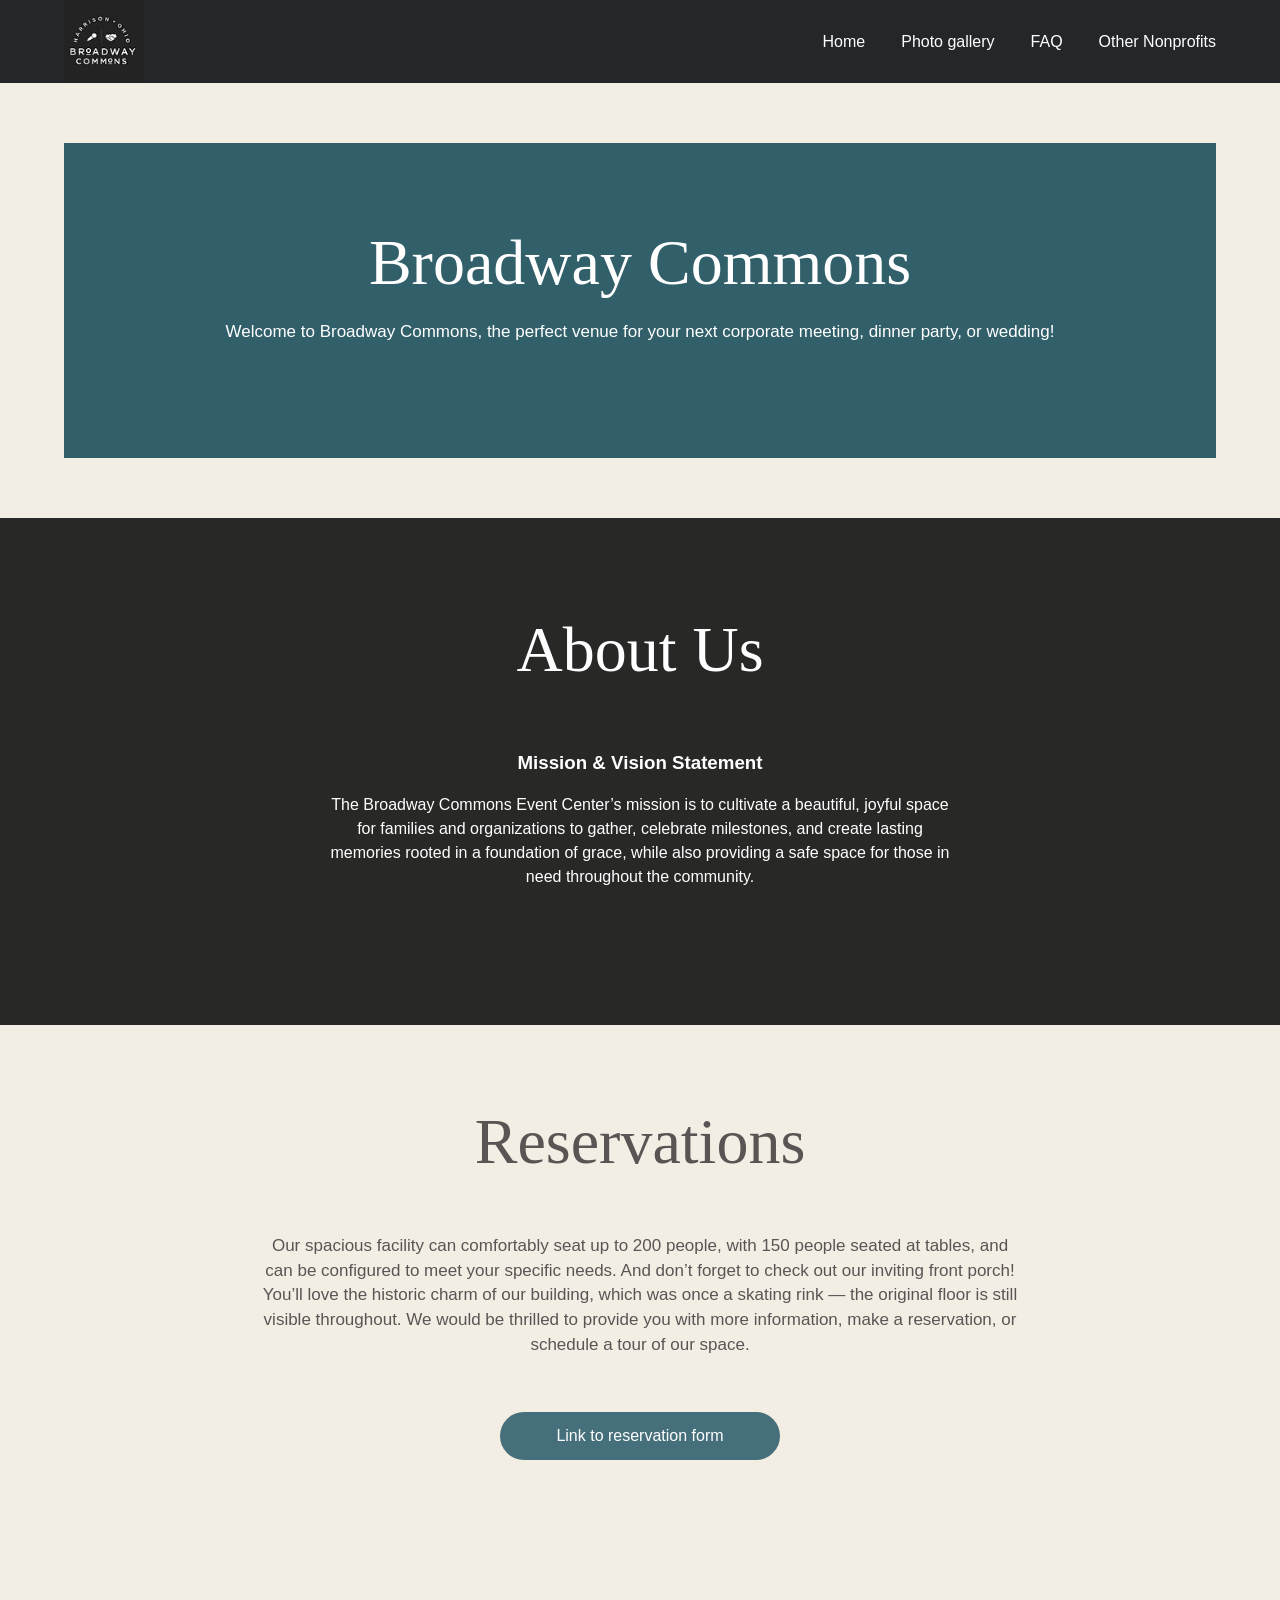
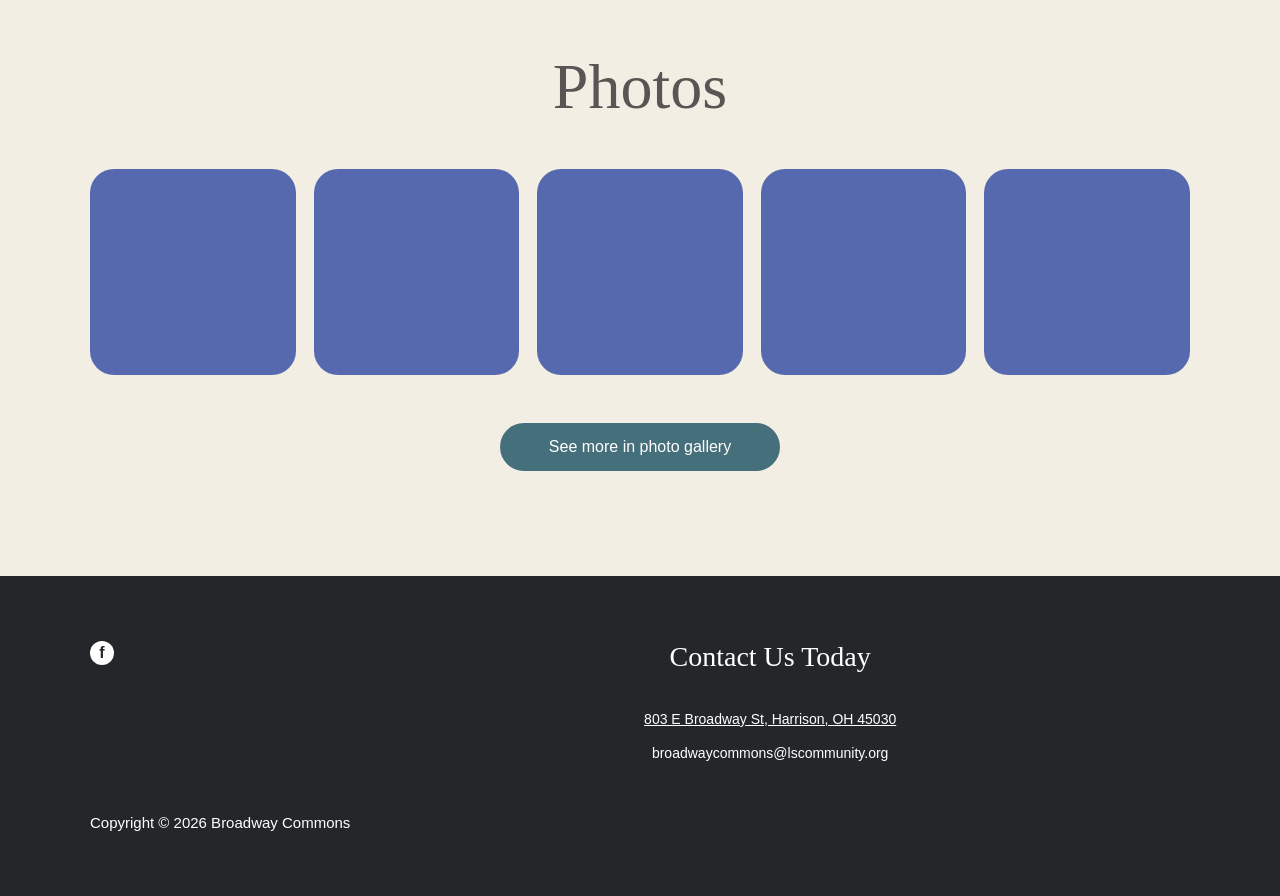
<file: index.html>
<!DOCTYPE html>
<html lang="en">
<head>
  <meta charset="UTF-8">
  <meta name="viewport" content="width=device-width, initial-scale=1.0">

  <title>Broadway Commons</title>

  <link rel="stylesheet" href="styles.css">
  <script src="script.js" defer></script>
</head>

<body>

  <header class="site-header">
    <div class="header-container">

      <a class="logo" href="index.html" aria-label="Return to the Broadway Commons homepage">
  <img
    src="images/broadway-commons-logo.jpg"
    alt="Broadway Commons"
  >
</a>

      <button
        class="mobile-menu-button"
        type="button"
        aria-expanded="false"
        aria-controls="main-navigation"
      >
        Menu
      </button>

      <nav id="main-navigation" class="main-navigation">
        <a href="index.html" class="active">Home</a>
        <a href="photo-gallery.html">Photo gallery</a>
        <a href="faq.html">FAQ</a>

        <div class="nav-dropdown">
          <button
            class="dropdown-button"
            type="button"
            aria-expanded="false"
          >
            Other Nonprofits
          </button>

          <div class="dropdown-menu">
            <a
              href="https://reachoutpregnancy.com/"
              target="_blank"
              rel="noopener noreferrer"
            >
              Reach Out
            </a>

            <a
              href="https://www.lscommunity.org/cr"
              target="_blank"
              rel="noopener noreferrer"
            >
              Celebrate Recovery
            </a>

            <a
              href="https://www.lscommunity.org/localimpact"
              target="_blank"
              rel="noopener noreferrer"
            >
              Food Pantry
            </a>
          </div>
        </div>
      </nav>

    </div>
  </header>

  <main>

    <section class="hero">
      <div class="hero-content">
        <h1>Broadway Commons</h1>

        <p>
          <p>
  Welcome to Broadway Commons, the perfect venue for your next
  corporate meeting, dinner party, or wedding!
</p>
        </p>
      </div>
    </section>

    <section class="about">
      <div class="section-container">
        <h2>About Us</h2>

       <div class="combined-statement">
  <article>
    <h3>Mission &amp; Vision Statement</h3>

    <p>
      The Broadway Commons Event Center’s mission is to cultivate
      a beautiful, joyful space for families and organizations to
      gather, celebrate milestones, and create lasting memories
      rooted in a foundation of grace, while also providing a safe
      space for those in need throughout the community.
    </p>
  </article>
         </div>
        </div>
      </div>
  </section>

    <section class="reservations">
      <div class="section-container">
        <h2>Reservations</h2>

        <p>
  Our spacious facility can comfortably seat up to 200 people,
  with 150 people seated at tables, and can be configured to meet
  your specific needs. And don’t forget to check out our inviting
  front porch! You’ll love the historic charm of our building,
  which was once a skating rink &mdash; the original floor is still
  visible throughout. We would be thrilled to provide you with more
  information, make a reservation, or schedule a tour of our space.
</p>

        <a class="page-button" href="https://lscommunity.churchcenter.com/people/forms/927843">
  Link to reservation form
</a>
      </div>
    </section>

    <section class="photos">
      <div class="section-container">

        <!-- This heading is centered. -->
        <h2>Photos</h2>

        <div class="photo-grid">
          <div class="photo-placeholder"></div>
          <div class="photo-placeholder"></div>
          <div class="photo-placeholder"></div>
          <div class="photo-placeholder"></div>
          <div class="photo-placeholder"></div>
        </div>

        <a class="page-button" href="photo-gallery.html">
          See more in photo gallery
        </a>
      </div>
    </section>

  </main>

  <footer class="site-footer">
    <div class="footer-container">

      <div class="footer-left">
        <a class="facebook-icon" href="https://www.facebook.com/broadwaycommonsharrison/" aria-label="Facebook">
          f
        </a>

        <p>Copyright © 2026 Broadway Commons</p>
      </div>

      <div class="footer-contact">
        <h2>Contact Us Today</h2>

        <address>
          <span><a href="https://www.google.com/maps/place/803+E+Broadway+St,+Harrison,+OH+45030/@39.2612509,-84.8124154,17z/data=!3m1!4b1!4m6!3m5!1s0x88402db15f5c98f7:0x6daa635205a63a54!8m2!3d39.2612509!4d-84.8098405!16s%2Fg%2F11c25mgvrq?entry=ttu&g_ep=EgoyMDI2MTExNi4wIKXMDSoASAFQAw%3D%3D"> 
            803 E Broadway St,
Harrison, OH 45030<a></span>
          <span>broadwaycommons@lscommunity.org</span>
        </address>
      </div>

    </div>
  </footer>

</body>
</html>
</file>
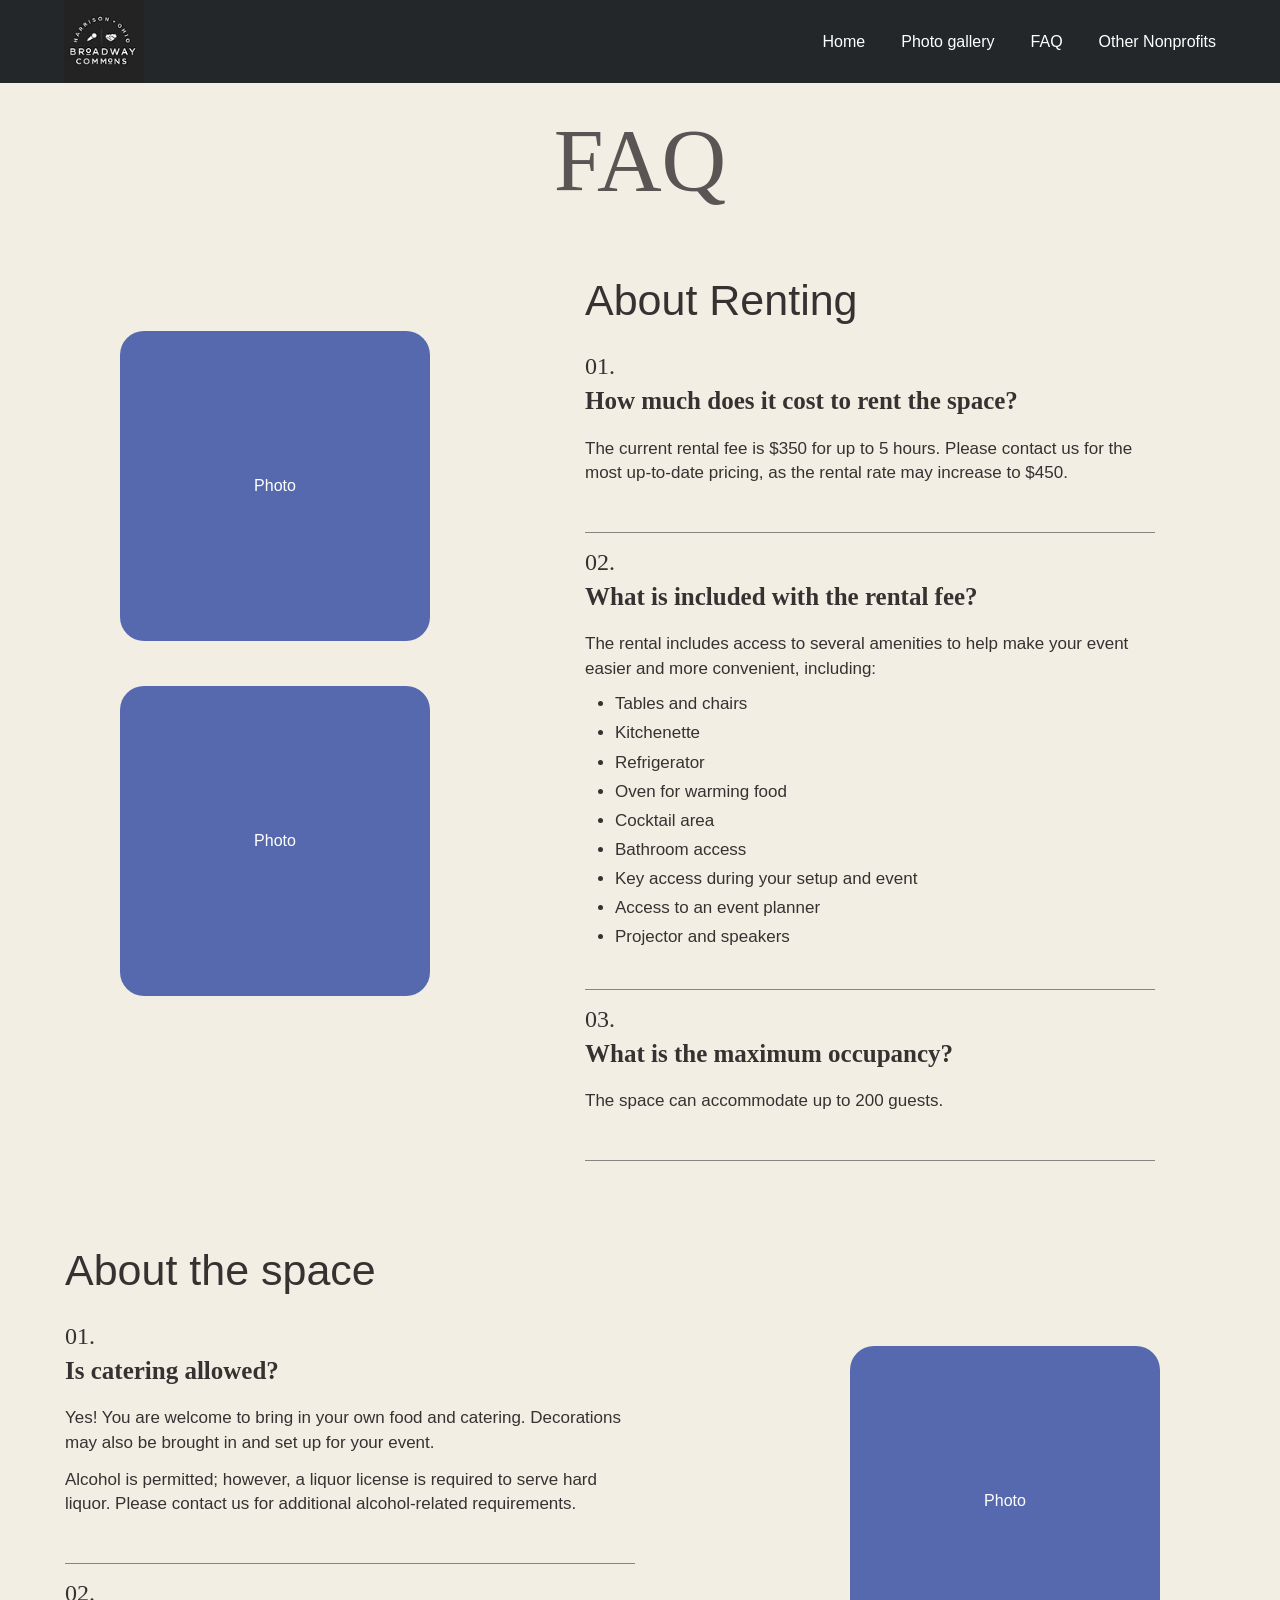
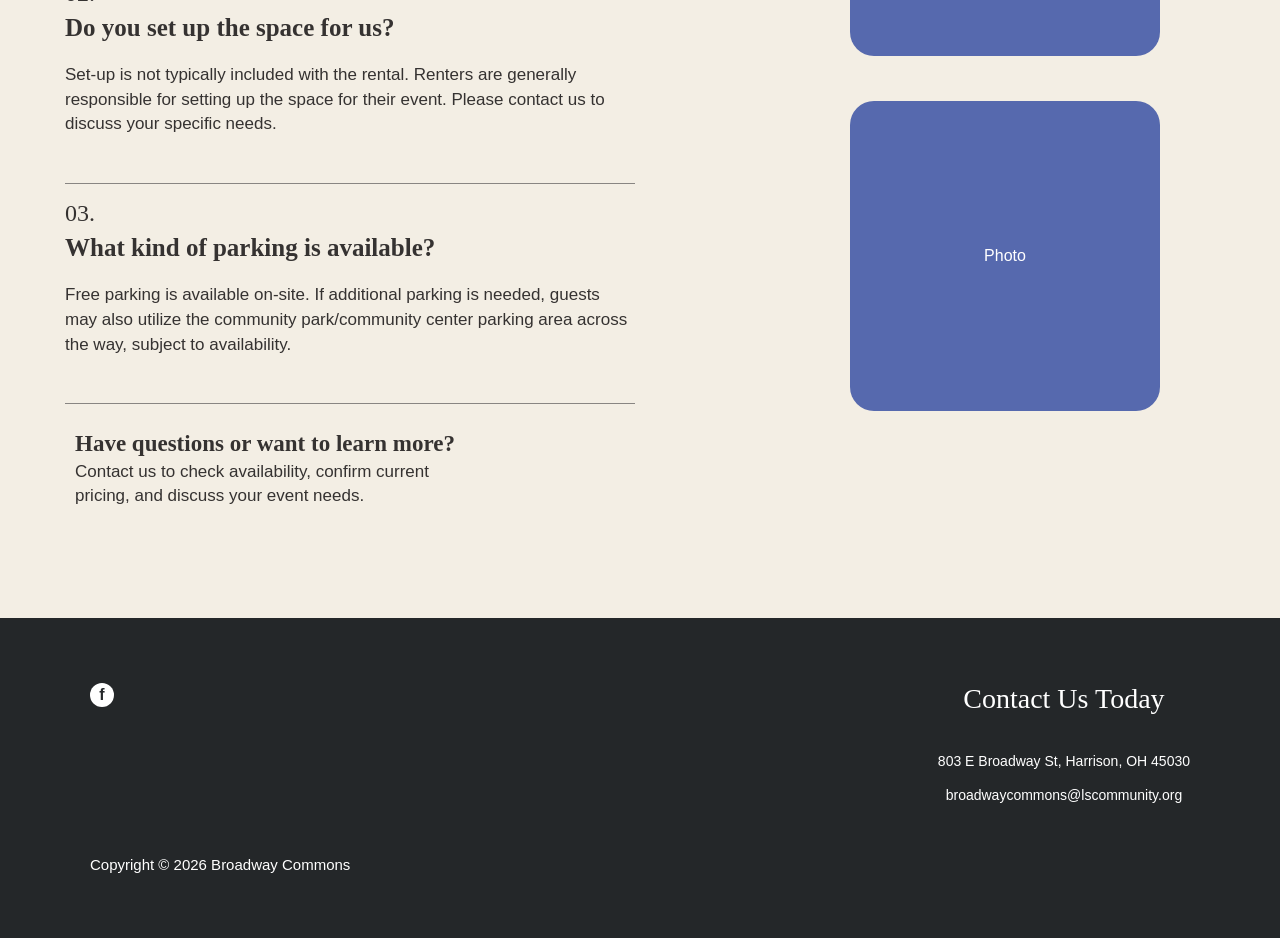
<file: faq.html>
<!DOCTYPE html>
<html lang="en">
<head>
  <meta charset="UTF-8">
  <meta name="viewport" content="width=device-width, initial-scale=1.0">

  <title>FAQ | Broadway Commons</title>

  <link rel="stylesheet" href="styles.css">
  <script src="script.js" defer></script>
</head>

<body>

  <header class="site-header">
    <div class="header-container">

      <a
        class="logo"
        href="index.html"
        aria-label="Return to the Broadway Commons homepage"
      >
        <img
          src="images/broadway-commons-logo.jpg"
          alt="Broadway Commons"
        >
      </a>

      <button
        class="mobile-menu-button"
        type="button"
        aria-expanded="false"
        aria-controls="main-navigation"
      >
        Menu
      </button>

      <nav id="main-navigation" class="main-navigation">
        <a href="index.html">Home</a>
        <a href="photo-gallery.html">Photo gallery</a>
        <a href="faq.html" class="active">FAQ</a>

        <div class="nav-dropdown">
          <button
            class="dropdown-button"
            type="button"
            aria-expanded="false"
          >
            Other Nonprofits
          </button>

          <div class="dropdown-menu">
            <a
              href="https://reachoutpregnancy.com/"
              target="_blank"
              rel="noopener noreferrer"
            >
              Reach Out
            </a>

            <a
              href="https://www.lscommunity.org/cr"
              target="_blank"
              rel="noopener noreferrer"
            >
              Celebrate Recovery
            </a>

            <a
              href="https://www.lscommunity.org/localimpact"
              target="_blank"
              rel="noopener noreferrer"
            >
              Food Pantry
            </a>
          </div>
        </div>
      </nav>

    </div>
  </header>

  <main class="faq-page">

    <h1>FAQ</h1>

    <!-- About Renting -->

    <section class="faq-section faq-renting">

      <div class="faq-images" aria-label="Rental photo placeholders">
        <div class="faq-image-placeholder">
          <span>Photo</span>
        </div>

        <div class="faq-image-placeholder">
          <span>Photo</span>
        </div>
      </div>

      <div class="faq-content">
        <h2>About Renting</h2>

        <article class="faq-item">
          <p class="faq-number">01.</p>

          <h3>How much does it cost to rent the space?</h3>

          <p>
            The current rental fee is $350 for up to 5 hours.
            Please contact us for the most up-to-date pricing,
            as the rental rate may increase to $450.
          </p>
        </article>

        <article class="faq-item">
          <p class="faq-number">02.</p>

          <h3>What is included with the rental fee?</h3>

          <p>
            The rental includes access to several amenities to
            help make your event easier and more convenient,
            including:
          </p>

          <ul>
            <li>Tables and chairs</li>
            <li>Kitchenette</li>
            <li>Refrigerator</li>
            <li>Oven for warming food</li>
            <li>Cocktail area</li>
            <li>Bathroom access</li>
            <li>Key access during your setup and event</li>
            <li>Access to an event planner</li>
            <li>Projector and speakers</li>
          </ul>
        </article>

        <article class="faq-item">
          <p class="faq-number">03.</p>

          <h3>What is the maximum occupancy?</h3>

          <p>
            The space can accommodate up to 200 guests.
          </p>
        </article>
      </div>

    </section>

    <!-- About the Space -->

    <section class="faq-section faq-space">

      <div class="faq-content">
        <h2>About the space</h2>

        <article class="faq-item">
          <p class="faq-number">01.</p>

          <h3>Is catering allowed?</h3>

          <p>
            Yes! You are welcome to bring in your own food and
            catering. Decorations may also be brought in and
            set up for your event.
          </p>

          <p>
            Alcohol is permitted; however, a liquor license is
            required to serve hard liquor. Please contact us
            for additional alcohol-related requirements.
          </p>
        </article>

        <article class="faq-item">
          <p class="faq-number">02.</p>

          <h3>Do you set up the space for us?</h3>

          <p>
            Set-up is not typically included with the rental.
            Renters are generally responsible for setting up
            the space for their event. Please contact us to
            discuss your specific needs.
          </p>
        </article>

        <article class="faq-item">
          <p class="faq-number">03.</p>

          <h3>What kind of parking is available?</h3>

          <p>
            Free parking is available on-site. If additional
            parking is needed, guests may also utilize the
            community park/community center parking area
            across the way, subject to availability.
          </p>
        </article>

        <div class="faq-contact-message">
          <h3>Have questions or want to learn more?</h3>

          <p>
            Contact us to check availability, confirm current
            pricing, and discuss your event needs.
          </p>
        </div>
      </div>

      <div class="faq-images" aria-label="Venue photo placeholders">
        <div class="faq-image-placeholder">
          <span>Photo</span>
        </div>

        <div class="faq-image-placeholder">
          <span>Photo</span>
        </div>
      </div>

    </section>

  </main>

  <footer class="site-footer">
    <div class="footer-container">

      <div class="footer-left">
        <a class="facebook-icon" href="https://www.facebook.com/broadwaycommonsharrison/" aria-label="Facebook">
          f
        </a>

        <p>Copyright © 2026 Broadway Commons</p>
      </div>

      <div class="footer-contact">
        <h2>Contact Us Today</h2>

        <address>
          <span>803 E Broadway St,
Harrison, OH 45030</span>
          <span>broadwaycommons@lscommunity.org</span>
        </address>
      </div>

    </div>
  </footer>

</body>
</html>
</file>
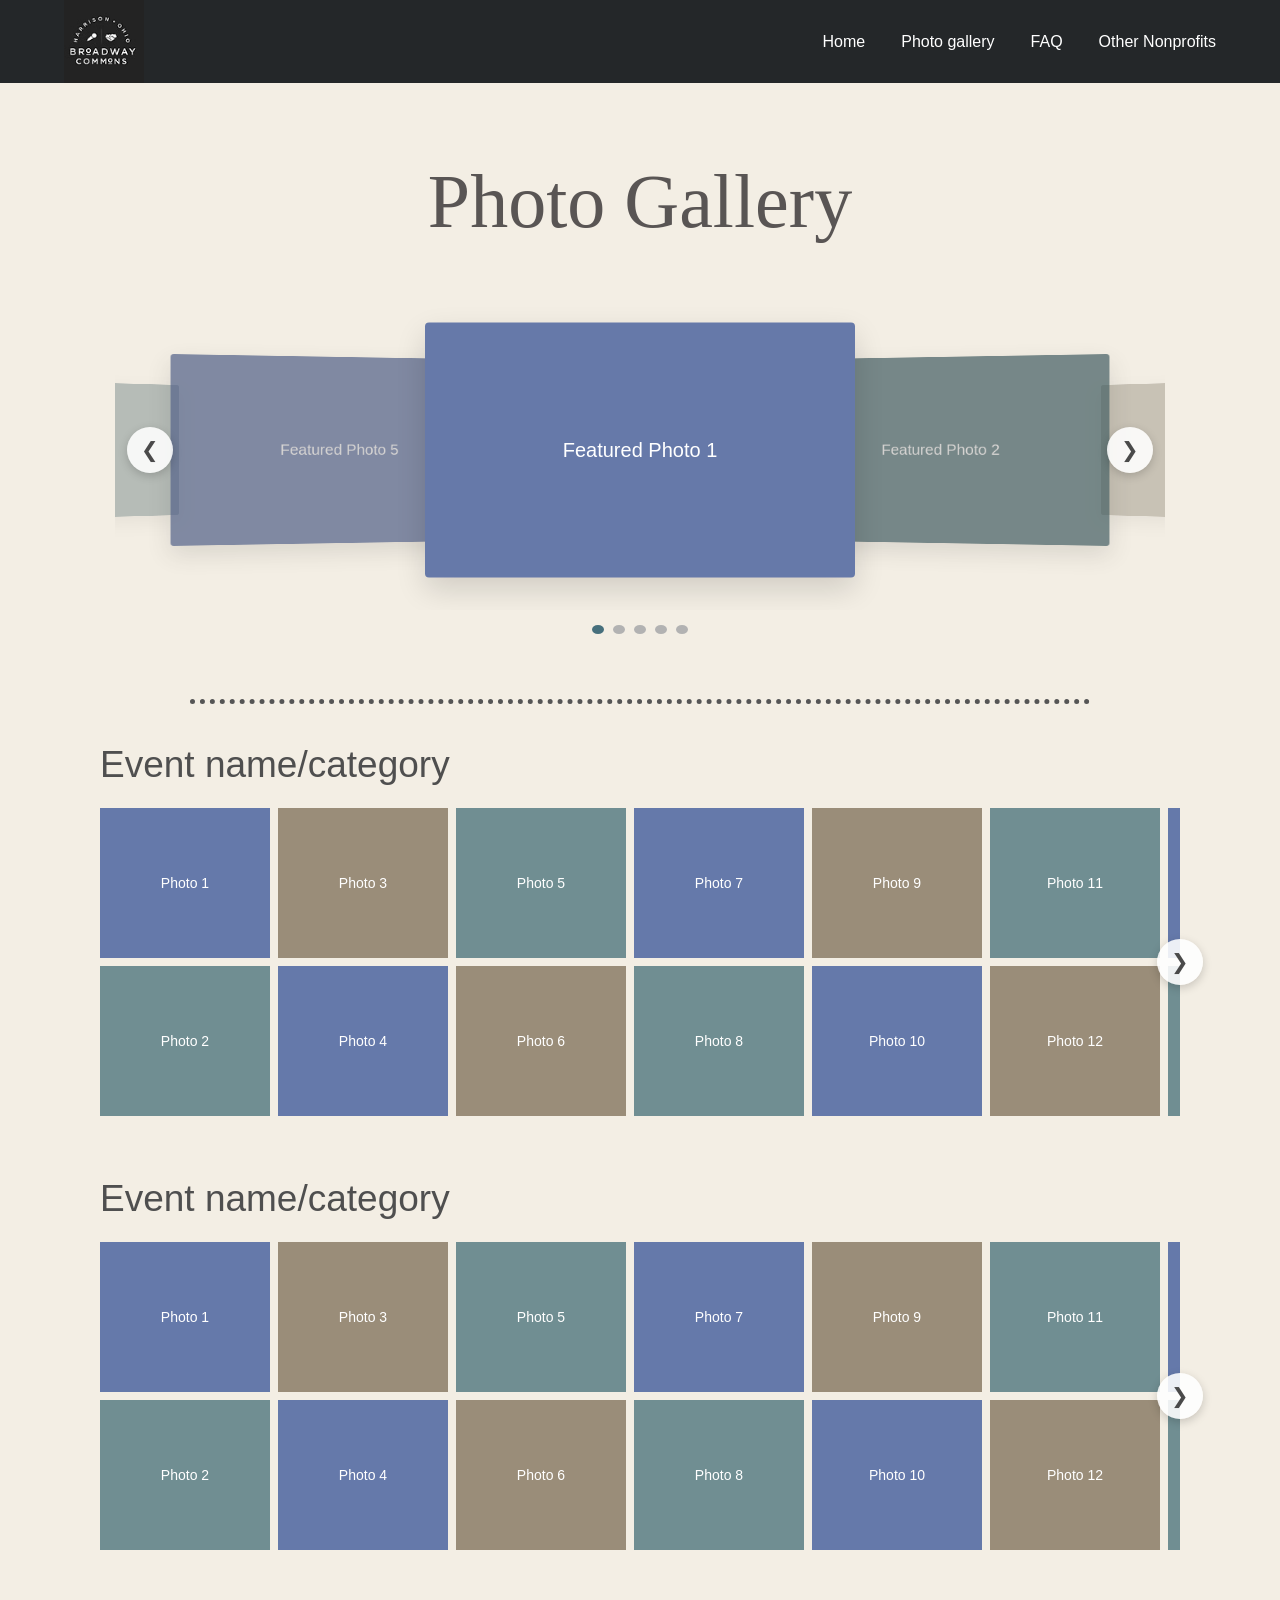
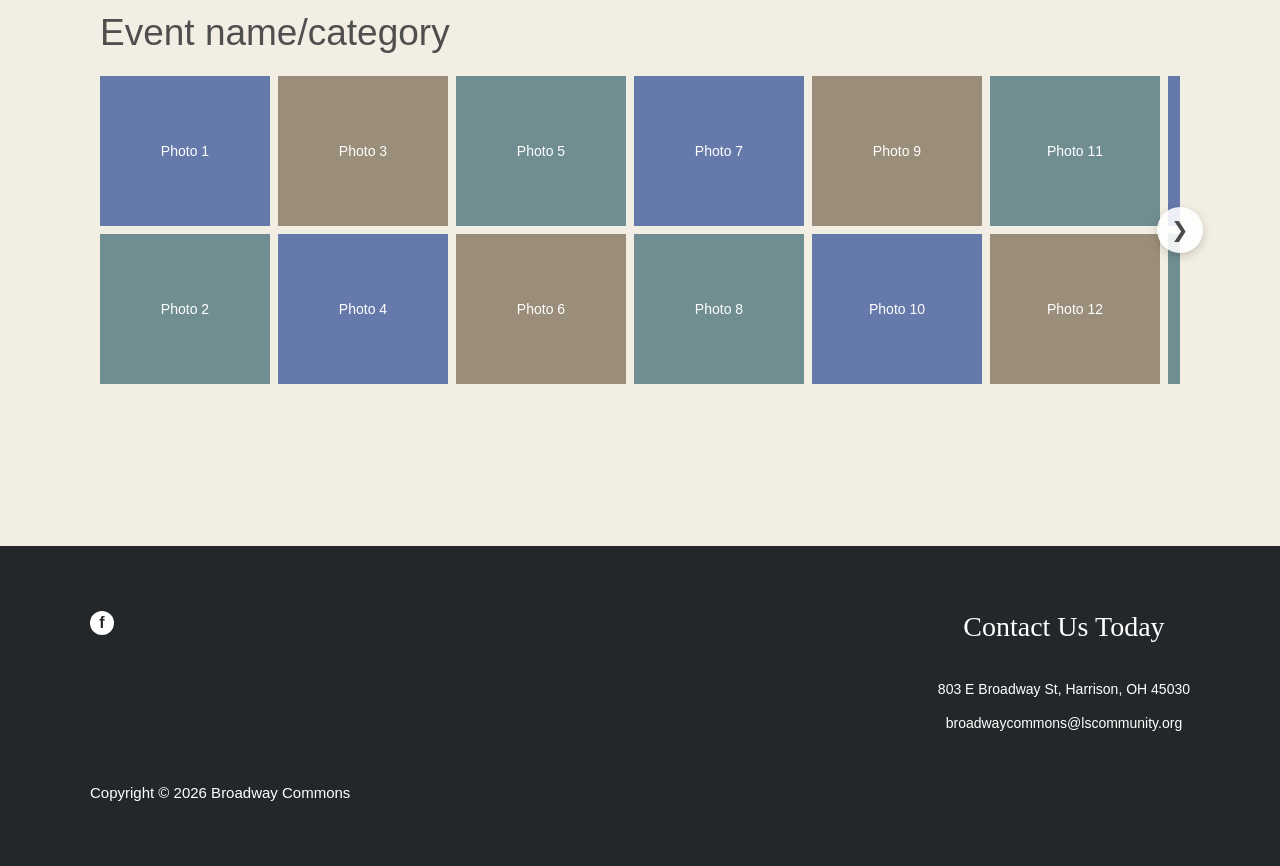
<file: photo-gallery.html>
<!DOCTYPE html>
<html lang="en">
<head>
  <meta charset="UTF-8">
  <meta name="viewport" content="width=device-width, initial-scale=1.0">

  <title>Photo Gallery | Broadway Commons</title>

  <link rel="stylesheet" href="styles.css">
  <script src="script.js" defer></script>
</head>

<body>

  <header class="site-header">
    <div class="header-container">

      <a
        class="logo"
        href="index.html"
        aria-label="Return to the Broadway Commons homepage"
      >
        <img
          src="images/broadway-commons-logo.jpg"
          alt="Broadway Commons"
        >
      </a>

      <button
        class="mobile-menu-button"
        type="button"
        aria-expanded="false"
        aria-controls="main-navigation"
      >
        Menu
      </button>

      <nav id="main-navigation" class="main-navigation">
        <a href="index.html">Home</a>

        <a href="photo-gallery.html" class="active">
          Photo gallery
        </a>

        <a href="faq.html">FAQ</a>

        <div class="nav-dropdown">
          <button
            class="dropdown-button"
            type="button"
            aria-expanded="false"
          >
            Other Nonprofits
          </button>

          <div class="dropdown-menu">
            <a
              href="https://reachoutpregnancy.com/"
              target="_blank"
              rel="noopener noreferrer"
            >
              Reach Out
            </a>

            <a
              href="https://www.lscommunity.org/cr"
              target="_blank"
              rel="noopener noreferrer"
            >
              Celebrate Recovery
            </a>

            <a
              href="https://www.lscommunity.org/localimpact"
              target="_blank"
              rel="noopener noreferrer"
            >
              Food Pantry
            </a>
          </div>
        </div>
      </nav>

    </div>
  </header>

  <main class="gallery-page">

    <section class="featured-gallery">
      <h1>Photo Gallery</h1>

      <div class="featured-carousel">

        <button
          class="featured-arrow featured-previous"
          type="button"
          aria-label="Show previous featured photo"
        >
          &#10094;
        </button>

        <div class="featured-stage">

          <div class="featured-slide">
            <span>Featured Photo 1</span>
          </div>

          <div class="featured-slide">
            <span>Featured Photo 2</span>
          </div>

          <div class="featured-slide">
            <span>Featured Photo 3</span>
          </div>

          <div class="featured-slide">
            <span>Featured Photo 4</span>
          </div>

          <div class="featured-slide">
            <span>Featured Photo 5</span>
          </div>

        </div>

        <button
          class="featured-arrow featured-next"
          type="button"
          aria-label="Show next featured photo"
        >
          &#10095;
        </button>

      </div>

      <div class="featured-dots" aria-label="Choose a featured photo"></div>
    </section>

    <div class="gallery-divider"></div>

    <section class="event-galleries">

      <article class="event-gallery">
        <h2>Event name/category</h2>

        <div class="event-carousel">
          <button
            class="event-arrow event-previous"
            type="button"
            aria-label="Scroll previous photos"
          >
            &#10094;
          </button>

          <div
            class="event-track"
            data-placeholder-count="16"
            tabindex="0"
            aria-label="Event photo gallery"
          ></div>

          <button
            class="event-arrow event-next"
            type="button"
            aria-label="Scroll forward through photos"
          >
            &#10095;
          </button>
        </div>
      </article>

      <article class="event-gallery">
        <h2>Event name/category</h2>

        <div class="event-carousel">
          <button
            class="event-arrow event-previous"
            type="button"
            aria-label="Scroll previous photos"
          >
            &#10094;
          </button>

          <div
            class="event-track"
            data-placeholder-count="16"
            tabindex="0"
            aria-label="Event photo gallery"
          ></div>

          <button
            class="event-arrow event-next"
            type="button"
            aria-label="Scroll forward through photos"
          >
            &#10095;
          </button>
        </div>
      </article>

      <article class="event-gallery">
        <h2>Event name/category</h2>

        <div class="event-carousel">
          <button
            class="event-arrow event-previous"
            type="button"
            aria-label="Scroll previous photos"
          >
            &#10094;
          </button>

          <div
            class="event-track"
            data-placeholder-count="16"
            tabindex="0"
            aria-label="Event photo gallery"
          ></div>

          <button
            class="event-arrow event-next"
            type="button"
            aria-label="Scroll forward through photos"
          >
            &#10095;
          </button>
        </div>
      </article>

    </section>

  </main>

  <footer class="site-footer">
    <div class="footer-container">

      <div class="footer-left">
        <a class="facebook-icon" href="https://www.facebook.com/broadwaycommonsharrison/" aria-label="Facebook">
          f
        </a>

        <p>Copyright © 2026 Broadway Commons</p>
      </div>

      <div class="footer-contact">
        <h2>Contact Us Today</h2>

        <address>
          <span>803 E Broadway St,
Harrison, OH 45030</span>
          <span>broadwaycommons@lscommunity.org</span>
        </address>
      </div>

    </div>
  </footer>

</body>
</html>
</file>
<file: styles.css>
:root {
  --header-color: #242729;
  --dark-section: #282827;
  --hero-color: #315f6a;
  --page-background: #f3eee4;
  --heading-color: #595554;
  --button-color: #466f7c;
  --photo-color: #5669ae;
  --white: #ffffff;
}

* {
  box-sizing: border-box;
}

html {
  scroll-behavior: smooth;
}

body {
  margin: 0;
  background-color: var(--page-background);
  color: var(--heading-color);
  font-family: Arial, Helvetica, sans-serif;
}

a {
  color: inherit;
}

button {
  font: inherit;
}

h1,
h2,
h3,
p {
  margin-top: 0;
}

/* Header and navigation */

.site-header {
  width: 100%;
  background-color: var(--header-color);
  color: var(--white);
}

.header-container {
  width: min(1180px, 90%);
  min-height: 82px;
  margin: 0 auto;

  display: flex;
  align-items: center;
  justify-content: space-between;
}

.logo {
  color: var(--white);
  font-size: 12px;
  text-decoration: none;
}

.main-navigation {
  display: flex;
  align-items: center;
  gap: 36px;
}

.main-navigation > a,
.dropdown-button {
  border: 0;
  padding: 10px 0;
  background: transparent;
  color: var(--white);
  font-size: 16px;
  text-decoration: none;
  cursor: pointer;
}

.main-navigation > a:hover,
.main-navigation > a:focus-visible,
.dropdown-button:hover,
.dropdown-button:focus-visible {
  color: var(--white);
}

.main-navigation .active {
  color: var(--white);
}

.mobile-menu-button {
  display: none;
}

/* Other Nonprofits dropdown */

.nav-dropdown {
  position: relative;
}

.dropdown-button {
  display: block;
}

.dropdown-menu {
  position: absolute;
  top: 100%;
  right: 0;
  z-index: 100;

  min-width: 230px;
  padding: 10px 0;

  background-color: #000000;

  visibility: hidden;
  opacity: 0;
  pointer-events: none;

  transition:
    opacity 0.15s ease,
    visibility 0.15s ease;
}

/*
  This fills the small gap between the navigation item
  and the dropdown so the menu does not close unexpectedly.
*/
.dropdown-menu::before {
  content: "";
  position: absolute;
  right: 0;
  bottom: 100%;
  width: 100%;
  height: 10px;
}

.nav-dropdown:hover .dropdown-menu,
.nav-dropdown:focus-within .dropdown-menu,
.nav-dropdown.dropdown-open .dropdown-menu {
  visibility: visible;
  opacity: 1;
  pointer-events: auto;
}

.dropdown-menu a {
  display: block;
  width: 100%;
  padding: 12px 20px;

  background-color: #000000;
  color: var(--white);

  font-size: 16px;
  text-align: left;
  text-decoration: none;
  white-space: nowrap;
}

/* Links stay black and white when hovered. */

.dropdown-menu a:hover,
.dropdown-menu a:focus-visible {
  background-color: #000000;
  color: var(--white);
}

/* Hero */

.hero {
  padding: 60px 5%;
  background-color: var(--page-background);
}

.hero-content {
  min-height: 315px;
  padding: 85px 25px 60px;

  background-color: var(--hero-color);
  color: var(--white);

  text-align: center;
}

.hero h1 {
  margin-bottom: 22px;
  font-family: Georgia, "Times New Roman", serif;
  font-size: clamp(44px, 5vw, 70px);
  font-weight: 400;
  line-height: 1.1;
}

.hero p {
  margin-bottom: 0;
  font-size: 17px;
  line-height: 1.35;
}

/* Shared section styling */

.section-container {
  width: min(1160px, 90%);
  margin: 0 auto;
}

.about h2,
.reservations h2,
.photos h2 {
  font-family: Georgia, "Times New Roman", serif;
  font-size: clamp(45px, 5vw, 68px);
  font-weight: 400;
}

/* About section */

.about {
  padding: 95px 20px 120px;
  background-color: var(--dark-section);
  color: var(--white);
  text-align: center;
}

.about h2 {
  margin-bottom: 65px;
}

.about-columns {
  display: grid;
  grid-template-columns: repeat(2, 1fr);
  gap: 90px;
}

.about-column h3 {
  margin-bottom: 14px;
  font-size: 31px;
  font-weight: 400;
}

.about-column p {
  margin-bottom: 0;
  font-size: 17px;
  line-height: 1.4;
}

/* Reservations */

.reservations {
  padding: 80px 20px 120px;
  background-color: var(--page-background);
  text-align: center;
}

.reservations h2 {
  margin-bottom: 55px;
}

.reservations p {
  max-width: 730px;
  margin: 0 auto 55px;
  font-size: 17px;
  line-height: 1.45;
}

.page-button {
  display: inline-flex;
  min-width: 280px;
  min-height: 48px;
  padding: 12px 30px;

  align-items: center;
  justify-content: center;

  border-radius: 30px;
  background-color: var(--button-color);
  color: var(--white);

  font-size: 16px;
  text-decoration: none;
}

.page-button:hover,
.page-button:focus-visible {
  background-color: var(--button-color);
  color: var(--white);
}

/* Photos */

.photos {
  padding: 70px 20px 105px;
  background-color: var(--page-background);
  text-align: center;
}

/*
  The heading is centered over the entire photo section.
  There is no left padding or transform applied to it.
*/
.photos h2 {
  width: 100%;
  margin: 0 auto 45px;
  padding: 0;
  text-align: center;
}

.photo-grid {
  display: grid;
  grid-template-columns: repeat(5, 1fr);
  gap: 18px;

  width: min(1100px, 100%);
  margin: 0 auto 48px;
}

.photo-placeholder {
  width: 100%;
  aspect-ratio: 1 / 1;

  border-radius: 24px;
  background-color: var(--photo-color);
}

/* Footer */

.site-footer {
  padding: 65px 20px;
  background-color: var(--header-color);
  color: var(--white);
}

.footer-container {
  width: min(1100px, 90%);
  min-height: 190px;
  margin: 0 auto;

  display: flex;
  justify-content: space-between;
}

.footer-left {
  display: flex;
  flex-direction: column;
  justify-content: space-between;
}

.facebook-icon {
  display: flex;
  width: 24px;
  height: 24px;

  align-items: center;
  justify-content: center;

  border-radius: 50%;
  background-color: var(--white);
  color: var(--header-color);

  font-family: Arial, Helvetica, sans-serif;
  font-weight: 700;
  text-decoration: none;
}

.footer-left p {
  margin-bottom: 0;
  font-size: 15px;
}

.footer-contact {
  text-align: center;
}

.footer-contact h2 {
  margin-bottom: 38px;
  font-family: Georgia, "Times New Roman", serif;
  font-size: 28px;
  font-weight: 400;
}

.footer-contact address {
  display: flex;
  flex-direction: column;
  gap: 18px;

  font-size: 14px;
  font-style: normal;
}

/* Keyboard focus */

a:focus-visible,
button:focus-visible {
  outline: 3px solid #9ebcc4;
  outline-offset: 4px;
}

/* Tablet */

@media (max-width: 850px) {
  .main-navigation {
    gap: 22px;
  }

  .main-navigation > a,
  .dropdown-button {
    font-size: 14px;
  }

  .about-columns {
    gap: 40px;
  }

  .photo-grid {
    grid-template-columns: repeat(3, 1fr);
  }
}

/* Mobile */

@media (max-width: 650px) {
  .header-container {
    min-height: 70px;
    flex-wrap: wrap;
  }

  .mobile-menu-button {
    display: block;
    border: 1px solid var(--white);
    border-radius: 4px;
    padding: 7px 14px;

    background: transparent;
    color: var(--white);
    cursor: pointer;
  }

  .main-navigation {
    display: none;
    width: 100%;
    padding: 15px 0 25px;

    flex-direction: column;
    align-items: flex-start;
    gap: 12px;
  }

  .main-navigation.navigation-open {
    display: flex;
  }

  .nav-dropdown {
    width: 100%;
  }

  .dropdown-menu {
    position: static;
    display: none;

    width: 100%;
    min-width: 0;
    margin-top: 8px;

    visibility: visible;
    opacity: 1;
  }

  .nav-dropdown.dropdown-open .dropdown-menu {
    display: block;
  }

  .nav-dropdown:hover .dropdown-menu {
    display: none;
  }

  .nav-dropdown.dropdown-open:hover .dropdown-menu {
    display: block;
  }

  .hero {
    padding: 30px 0;
  }

  .hero-content {
    min-height: 280px;
    padding: 75px 25px 50px;
  }

  .hero p br,
  .about-column p br {
    display: none;
  }

  .about {
    padding: 65px 20px 80px;
  }

  .about h2 {
    margin-bottom: 45px;
  }

  .about-columns {
    grid-template-columns: 1fr;
    gap: 50px;
  }

  .about-column h3 {
    font-size: 26px;
  }

  .about-column p {
    max-width: 360px;
    margin: 0 auto;
  }

  .reservations {
    padding: 65px 20px 85px;
  }

  .reservations h2 {
    margin-bottom: 35px;
  }

  .photos {
    padding: 60px 20px 80px;
  }

  .photos h2 {
    margin-bottom: 35px;
  }

  .photo-grid {
    grid-template-columns: repeat(2, 1fr);
    max-width: 390px;
  }

  .photo-placeholder:last-child {
    grid-column: 1 / -1;
    width: calc((100% - 18px) / 2);
    justify-self: center;
  }

  .page-button {
    min-width: 240px;
  }

  .footer-container {
    min-height: 210px;
    gap: 35px;
  }

  .footer-contact h2 {
    font-size: 23px;
  }
}
.logo {
  display: inline-flex;
  align-items: center;
  text-decoration: none;
}

.logo {
  display: inline-flex;
  align-items: center;
  flex-shrink: 0;
  text-decoration: none;
}

.logo img {
  display: block;
  width: 80px;
  height: auto;
  object-fit: contain;
}
/* Photo gallery page */

.gallery-page {
  min-height: 100vh;
  padding-bottom: 100px;
  overflow: hidden;
  background-color: var(--page-background);
}

/* Featured carousel */

.featured-gallery {
  width: min(1200px, 94%);
  margin: 0 auto;
  padding: 75px 20px 55px;
  text-align: center;
}

.featured-gallery h1 {
  margin: 0 0 45px;
  color: var(--heading-color);
  font-family: Georgia, "Times New Roman", serif;
  font-size: clamp(48px, 6vw, 76px);
  font-weight: 400;
}

.featured-carousel {
  position: relative;
  width: 100%;
  max-width: 1050px;
  margin: 0 auto;
}

.featured-stage {
  position: relative;
  height: 320px;
  overflow: hidden;
  perspective: 1000px;
}

.featured-slide {
  position: absolute;
  top: 50%;
  left: 50%;

  width: 430px;
  height: 255px;

  display: flex;
  align-items: center;
  justify-content: center;

  border-radius: 4px;
  background-color: #6679a9;
  color: var(--white);

  font-size: 20px;

  opacity: 0;
  transform: translate(-50%, -50%) scale(0.65);
  transition:
    transform 0.7s ease,
    opacity 0.7s ease,
    filter 0.7s ease;

  box-shadow: 0 12px 30px rgba(0, 0, 0, 0.14);
}

.featured-slide:nth-child(2n) {
  background-color: #55757b;
}

.featured-slide:nth-child(3n) {
  background-color: #968b76;
}

.featured-slide img {
  width: 100%;
  height: 100%;
  border-radius: inherit;
  object-fit: cover;
}

.featured-arrow,
.event-arrow {
  position: absolute;
  z-index: 20;

  display: flex;
  align-items: center;
  justify-content: center;

  width: 46px;
  height: 46px;

  border: 0;
  border-radius: 50%;

  background-color: rgba(255, 255, 255, 0.88);
  color: #4a4a4a;

  font-size: 21px;
  cursor: pointer;

  box-shadow: 0 3px 10px rgba(0, 0, 0, 0.18);
}

.featured-arrow {
  top: 50%;
  transform: translateY(-50%);
}

.featured-previous {
  left: 12px;
}

.featured-next {
  right: 12px;
}

.featured-dots {
  display: flex;
  justify-content: center;
  gap: 9px;
  margin-top: 15px;
}

.featured-dot {
  width: 9px;
  height: 9px;
  border: 0;
  border-radius: 50%;

  background-color: #b2b2b2;
  cursor: pointer;
}

.featured-dot.active {
  background-color: var(--button-color);
}

/* Divider */

.gallery-divider {
  width: min(900px, 82%);
  margin: 10px auto 40px;
  border-top: 5px dotted #555555;
}

/* Event galleries */

.event-galleries {
  width: min(1080px, 90%);
  margin: 0 auto;
}

.event-gallery {
  margin-bottom: 62px;
}

.event-gallery h2 {
  margin: 0 0 22px;
  color: #4f4f4f;
  font-size: clamp(25px, 3vw, 37px);
  font-weight: 400;
}

.event-carousel {
  position: relative;
}

.event-track {
  display: grid;
  grid-auto-flow: column;
  grid-template-rows: repeat(2, 150px);
  grid-auto-columns: 170px;
  gap: 8px;

  overflow-x: auto;
  overscroll-behavior-inline: contain;
  scroll-behavior: smooth;
  scroll-snap-type: inline mandatory;

  scrollbar-width: none;
}

.event-track::-webkit-scrollbar {
  display: none;
}

.event-photo {
  min-width: 0;
  overflow: hidden;

  display: flex;
  align-items: center;
  justify-content: center;

  background-color: #6579aa;
  color: var(--white);

  font-size: 14px;
  scroll-snap-align: start;
}

.event-photo:nth-child(3n + 2) {
  background-color: #708e92;
}

.event-photo:nth-child(3n + 3) {
  background-color: #9a8d79;
}

.event-photo img {
  width: 100%;
  height: 100%;
  object-fit: cover;
}

.event-arrow {
  top: 50%;
  transform: translateY(-50%);
}

.event-previous {
  left: -23px;
}

.event-next {
  right: -23px;
}

.event-arrow:disabled {
  visibility: hidden;
  opacity: 0;
}

/* Gallery button hover */

.featured-arrow:hover,
.featured-arrow:focus-visible,
.event-arrow:hover,
.event-arrow:focus-visible {
  background-color: var(--white);
  color: #222222;
}

/* Gallery tablet layout */

@media (max-width: 850px) {
  .featured-stage {
    height: 280px;
  }

  .featured-slide {
    width: 350px;
    height: 220px;
  }

  .event-track {
    grid-template-rows: repeat(2, 135px);
    grid-auto-columns: 150px;
  }
}

/* Gallery mobile layout */

@media (max-width: 650px) {
  .gallery-page {
    padding-bottom: 65px;
  }

  .featured-gallery {
    width: 100%;
    padding: 55px 10px 40px;
  }

  .featured-gallery h1 {
    margin-bottom: 30px;
  }

  .featured-stage {
    height: 240px;
  }

  .featured-slide {
    width: 270px;
    height: 190px;
  }

  .featured-arrow {
    width: 39px;
    height: 39px;
  }

  .featured-previous {
    left: 5px;
  }

  .featured-next {
    right: 5px;
  }

  .gallery-divider {
    margin-bottom: 35px;
  }

  .event-galleries {
    width: 88%;
  }

  .event-gallery {
    margin-bottom: 48px;
  }

  .event-track {
    grid-template-rows: repeat(2, 115px);
    grid-auto-columns: 125px;
  }

  .event-previous {
    left: -18px;
  }

  .event-next {
    right: -18px;
  }

  .event-arrow {
    width: 38px;
    height: 38px;
    font-size: 17px;
  }
}

@media (prefers-reduced-motion: reduce) {
  .featured-slide,
  .event-track {
    transition: none;
    scroll-behavior: auto;
  }
}
/* FAQ page */

.faq-page {
  width: min(1150px, 90%);
  margin: 0 auto;
  padding: 25px 0 110px;
  color: #353231;
}

.faq-page > h1 {
  margin: 0 0 65px;
  text-align: center;

  color: var(--heading-color);
  font-family: Georgia, "Times New Roman", serif;
  font-size: clamp(58px, 7vw, 90px);
  font-weight: 400;
}

.faq-section {
  display: grid;
  grid-template-columns: minmax(280px, 0.8fr) minmax(380px, 1.2fr);
  gap: 100px;
  align-items: start;
}

.faq-section + .faq-section {
  margin-top: 85px;
}

.faq-content {
  max-width: 570px;
}

.faq-content h2 {
  margin: 0 0 12px;
  font-size: clamp(31px, 4vw, 43px);
  font-weight: 400;
}

.faq-item {
  padding: 16px 0 34px;
  border-bottom: 1px solid #888582;
}

.faq-item:last-of-type {
  border-bottom: 1px solid #888582;
}

.faq-number {
  margin: 0 0 5px;
  font-family: Georgia, "Times New Roman", serif;
  font-size: 24px;
}

.faq-item h3 {
  margin: 0 0 20px;
  font-family: Georgia, "Times New Roman", serif;
  font-size: 25px;
  line-height: 1.25;
}

.faq-item > p:not(.faq-number) {
  margin: 0 0 12px;
  font-size: 17px;
  line-height: 1.45;
}

.faq-item ul {
  margin: 8px 0 0;
  padding-left: 30px;
}

.faq-item li {
  margin-bottom: 7px;
  font-size: 17px;
  line-height: 1.3;
}

/* FAQ photo placeholders */

.faq-images {
  display: flex;
  flex-direction: column;
  align-items: center;
  gap: 45px;
  padding-top: 55px;
}

.faq-image-placeholder {
  width: min(310px, 100%);
  aspect-ratio: 1 / 1;

  display: flex;
  align-items: center;
  justify-content: center;

  border-radius: 24px;
  background-color: var(--photo-color);
  color: var(--white);

  font-size: 16px;
}

.faq-image-placeholder img {
  width: 100%;
  height: 100%;
  border-radius: inherit;
  object-fit: cover;
}

/* Second FAQ section */

.faq-space {
  grid-template-columns: minmax(380px, 1.2fr) minmax(280px, 0.8fr);
}

.faq-space .faq-images {
  padding-top: 100px;
}

.faq-contact-message {
  padding: 27px 10px 0;
}

.faq-contact-message h3 {
  margin: 0 0 3px;
  font-family: Georgia, "Times New Roman", serif;
  font-size: 23px;
}

.faq-contact-message p {
  max-width: 390px;
  margin: 0;
  font-size: 17px;
  line-height: 1.4;
}

/* FAQ tablet */

@media (max-width: 850px) {
  .faq-section,
  .faq-space {
    grid-template-columns: minmax(220px, 0.7fr) minmax(330px, 1.3fr);
    gap: 55px;
  }

  .faq-space {
    grid-template-columns: minmax(330px, 1.3fr) minmax(220px, 0.7fr);
  }

  .faq-image-placeholder {
    width: 240px;
  }
}

/* FAQ mobile */

@media (max-width: 650px) {
  .faq-page {
    width: 88%;
    padding-top: 45px;
    padding-bottom: 75px;
  }

  .faq-page > h1 {
    margin-bottom: 45px;
  }

  .faq-section,
  .faq-space {
    display: flex;
    flex-direction: column;
    gap: 40px;
  }

  .faq-section + .faq-section {
    margin-top: 65px;
  }

  .faq-renting .faq-images {
    order: 2;
  }

  .faq-renting .faq-content {
    order: 1;
  }

  .faq-space .faq-content {
    order: 1;
  }

  .faq-space .faq-images {
    order: 2;
  }

  .faq-content {
    width: 100%;
    max-width: none;
  }

  .faq-content h2 {
    font-size: 34px;
  }

  .faq-item h3 {
    font-size: 22px;
  }

  .faq-item > p:not(.faq-number),
  .faq-item li,
  .faq-contact-message p {
    font-size: 16px;
  }

  .faq-images,
  .faq-space .faq-images {
    width: 100%;
    padding-top: 0;

    display: grid;
    grid-template-columns: repeat(2, 1fr);
    gap: 15px;
  }

  .faq-image-placeholder {
    width: 100%;
  }
}

.combined-statement {
  grid-template-columns: 1fr;
  max-width: 760px;
}

.combined-statement article {
  width: 100%;
  max-width: 760px;
  margin: 0 auto;
}

.combined-statement p {
  line-height: 1.5;
}

.reservations p {
  max-width: 760px;
}

.combined-statement p {
  text-align: center;
  max-width: 42rem;
  margin-inline: auto;
}

.about .combined-statement {
  width: 100%;
  max-width: 42rem;
  margin-inline: auto;
  padding-inline: 1rem;
  box-sizing: border-box;
  text-align: center;
}

.about .combined-statement p {
  text-align: center;
  margin-inline: auto;
}
</file>
